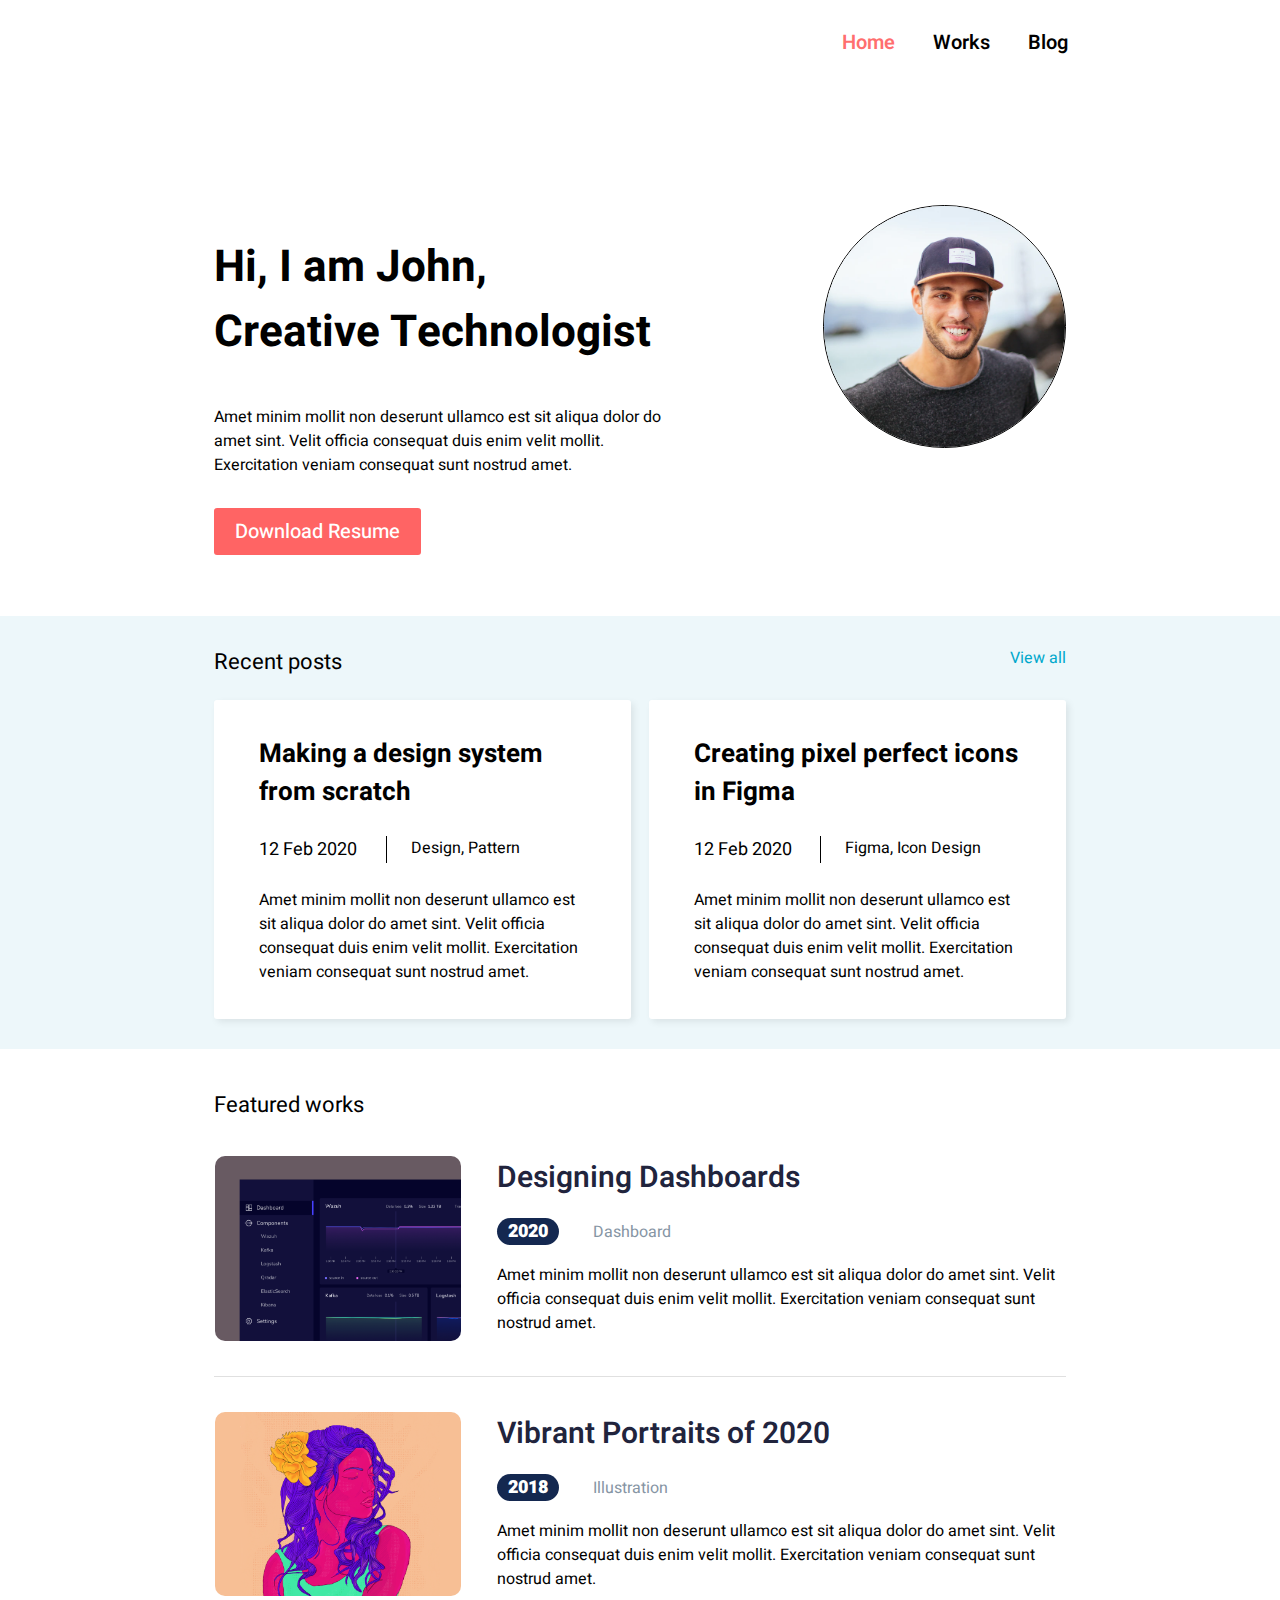
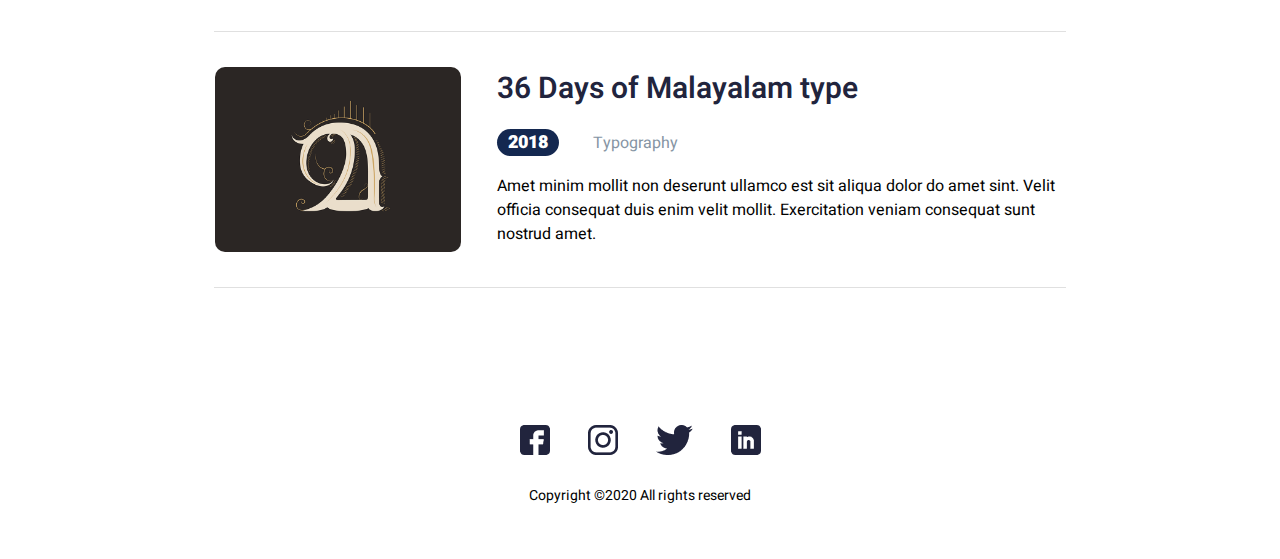
<file: index.html>
<!DOCTYPE html>
<html>

<head>
	<meta charset="UTF-8">
	<meta name="viewport" content="width=device-width, initial-scale=1.0">
	<link rel="icon" type="image/png" href="./img/Home/icon.png" />
	<link rel="stylesheet" href="css/style.css">
	<title>Hi, I am John</title>
</head>

<body>
	<header class="header">
		<div id="burger-menu" onclick="showMenu()">
			<div class="line"></div>
			<div class="line"></div>
			<div class="line"></div>
		</div>
		<div id="menuLinks" class="wrap-menu">
			<nav class="menu">
				<ul>
					<li><a class="active" href="./index.html">Home</a></li>
					<li><a href="./work.html">Works</a></li>
					<li><a href="./blog.html">Blog</a></li>
				</ul>
			</nav>
		</div>
	</header>

	<section class="main-john">
		<div class="wrap-john">
			<div class="info-john">
				<h1>Hi, I am John, Creative Technologist</h1>
				<p>Amet minim mollit non deserunt ullamco est sit aliqua dolor do amet sint. Velit officia
					consequat duis enim velit mollit. <span>Exercitation veniam consequat sunt nostrud amet.</span></p>
				<a href="/">Download Resume</a>
			</div>
			<div class="wrap-img">
				<div class="img-john">
					<img src="./img/Home/Men.png" alt="john">
				</div>
			</div>
		</div>
	</section>

	<section class="main-posts">
		<div class="wrap-posts">
			<div class="top-text">
				<h3>Recent posts</h3>
				<a href="/">View all</a>
			</div>
			<div class="posts">
				<div class="post">
					<div class="post-title">
						<h2>Making a design system from scratch</h2>
					</div>
					<div class="post-info">
						<span class="post-date">12 Feb 2020</span>
						<span class="post-name">Design, Pattern</span>
					</div>
					<div class="post-paragraph">
						<p>Amet minim mollit non deserunt ullamco est sit aliqua dolor do amet sint. Velit officia
							consequat duis enim velit mollit. <span>Exercitation veniam consequat sunt nostrud amet.</span></p>
					</div>
				</div>
				<div class="post">
					<div class="post-title">
						<h2>Creating pixel perfect icons in Figma</h2>
					</div>
					<div class="post-info">
						<span class="post-date">12 Feb 2020</span>
						<span class="post-name">Figma, Icon Design</span>
					</div>
					<div class="post-paragraph">
						<p>Amet minim mollit non deserunt ullamco est sit aliqua dolor do amet sint. Velit officia
							consequat duis enim velit mollit. <span>Exercitation veniam consequat sunt nostrud amet.</span></p>
					</div>
				</div>
			</div>
		</div>
	</section>

	<section class="main-work">
		<div class="wrap-works">
			<div class="top-text">
				<h3>Featured works</h3>
			</div>
			<div class="work">
				<div class="img-work">
					<div class="border-img">
						<img src="./img/Works/graph.png" alt="graph">
					</div>
				</div>
				<div class="work-text">
					<div class="title-work">
						<h2>Designing Dashboards</h2>
					</div>
					<div class="info-work">
						<span class="data">2020</span>
						<span class="title">Dashboard</span>
					</div>
					<div class="work-paragraph">
						<p>Amet minim mollit non deserunt ullamco est sit aliqua dolor do amet sint.
							Velit officia consequat duis enim velit mollit. Exercitation veniam consequat
							sunt nostrud amet.</p>
					</div>
				</div>
			</div>
			<div class="work">
				<div class="img-work">
					<div class="border-img">
						<img src="./img/Works/woman.png" alt="woman">
					</div>
				</div>
				<div class="work-text">
					<div class="title-work">
						<h2>Vibrant Portraits of 2020</h2>
					</div>
					<div class="info-work">
						<span class="data">2018</span>
						<span class="title">Illustration</span>
					</div>
					<div class="work-paragraph">
						<p>Amet minim mollit non deserunt ullamco est sit aliqua dolor do amet sint.
							Velit officia consequat duis enim velit mollit. Exercitation veniam consequat
							sunt nostrud amet.</p>
					</div>
				</div>
			</div>
			<div class="work">
				<div class="img-work">
					<div class="border-img">
						<img src="./img/Works/font.png" alt="font">
					</div>
				</div>
				<div class="work-text">
					<div class="title-work">
						<h2>36 Days of Malayalam type</h2>
					</div>
					<div class="info-work">
						<span class="data">2018</span>
						<span class="title">Typography</span>
					</div>
					<div class="work-paragraph">
						<p>Amet minim mollit non deserunt ullamco est sit aliqua dolor do amet sint.
							Velit officia consequat duis enim velit mollit. Exercitation veniam consequat
							sunt nostrud amet.</p>
					</div>
				</div>
			</div>
		</div>
	</section>

	<footer class="footer">
		<div class="wrap-info">
			<div class="social-media">
				<a href="/"><img src="./img/Home/fb.png" alt="FaceBook"></a>
				<a href="/"><img src="./img/Home/insta.png" alt="Insta"></a>
				<a href="/"><img src="./img/Home/Group.png" alt="Group"></a>
				<a href="/"><img src="./img/Home/Linkedin.png" alt="Linkedin"></a>
			</div>
			<div class="copyright">
				<span>Copyright ©2020 All rights reserved</span>
			</div>
		</div>
	</footer>
	<script src="js/script.js"></script>
</body>

</html>
</file>
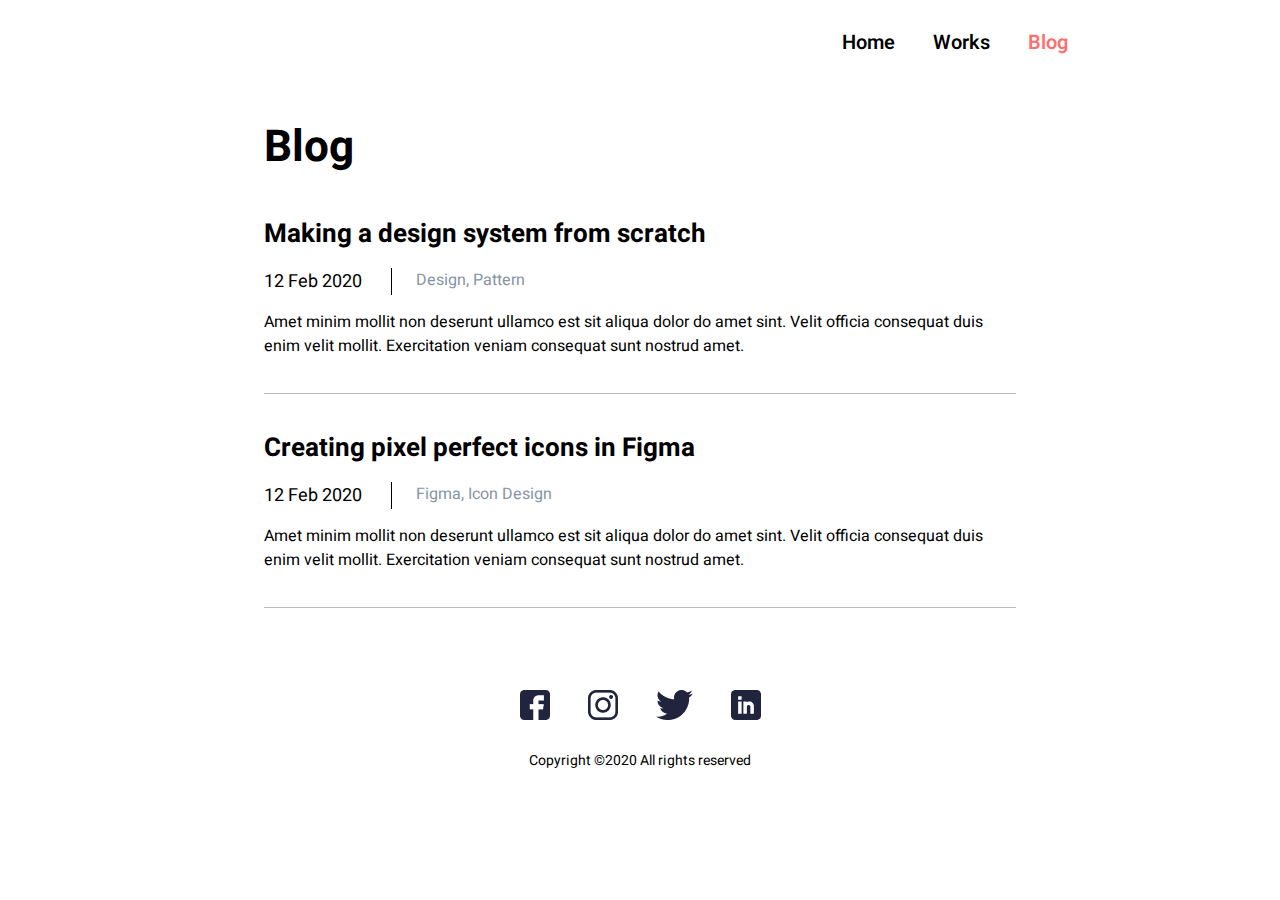
<file: blog.html>
<!DOCTYPE html>
<html>

<head>
	<meta charset="UTF-8">
	<meta name="viewport" content="width=device-width, initial-scale=1.0">
	<link rel="stylesheet" href="css/style.css">
	<title>Blog</title>
</head>

<body>
	<header class="header">
		<div id="burger-menu" onclick="showMenu()">
			<div class="line"></div>
			<div class="line"></div>
			<div class="line"></div>
		</div>
		<div id="menuLinks" class="wrap-menu">
			<nav class="menu">
				<ul>
					<li><a href="./index.html">Home</a></li>
					<li><a href="./work.html">Works</a></li>
					<li><a class="active" href="./blog.html">Blog</a></li>
				</ul>
			</nav>
		</div>
	</header>

	<section class="blog-page">
		<div class="wrap-posts">
			<div class="top-text">
				<h1>Blog</h1>
			</div>
			<div class="posts">
				<div class="post">
					<div class="post-title">
						<h2>Making a design system from scratch</h2>
					</div>
					<div class="post-info">
						<span class="post-date">12 Feb 2020</span>
						<span class="post-name">Design, Pattern</span>
					</div>
					<div class="post-paragraph">
						<p>Amet minim mollit non deserunt ullamco est sit aliqua dolor do amet sint. Velit officia
							consequat duis enim velit mollit. Exercitation veniam consequat sunt nostrud amet.</p>
					</div>
				</div>
				<div class="post">
					<div class="post-title">
						<h2>Creating pixel perfect icons in Figma</h2>
					</div>
					<div class="post-info">
						<span class="post-date">12 Feb 2020</span>
						<span class="post-name">Figma, Icon Design</span>
					</div>
					<div class="post-paragraph">
						<p>Amet minim mollit non deserunt ullamco est sit aliqua dolor do amet sint. Velit officia
							consequat duis enim velit mollit. Exercitation veniam consequat sunt nostrud amet.</p>
					</div>
				</div>
			</div>
		</div>
	</section>

	<footer class="footer">
		<div class="wrap-info">
			<div class="social-media">
				<a href="/"><img src="./img/Home/fb.png" alt="FaceBook"></a>
				<a href="/"><img src="./img/Home/insta.png" alt="Insta"></a>
				<a href="/"><img src="./img/Home/Group.png" alt="Group"></a>
				<a href="/"><img src="./img/Home/Linkedin.png" alt="Linkedin"></a>
			</div>
			<div class="copyright">
				<span>Copyright ©2020 All rights reserved</span>
			</div>
		</div>
	</footer>
	<script src="js/script.js"></script>
</body>

</html>
</file>
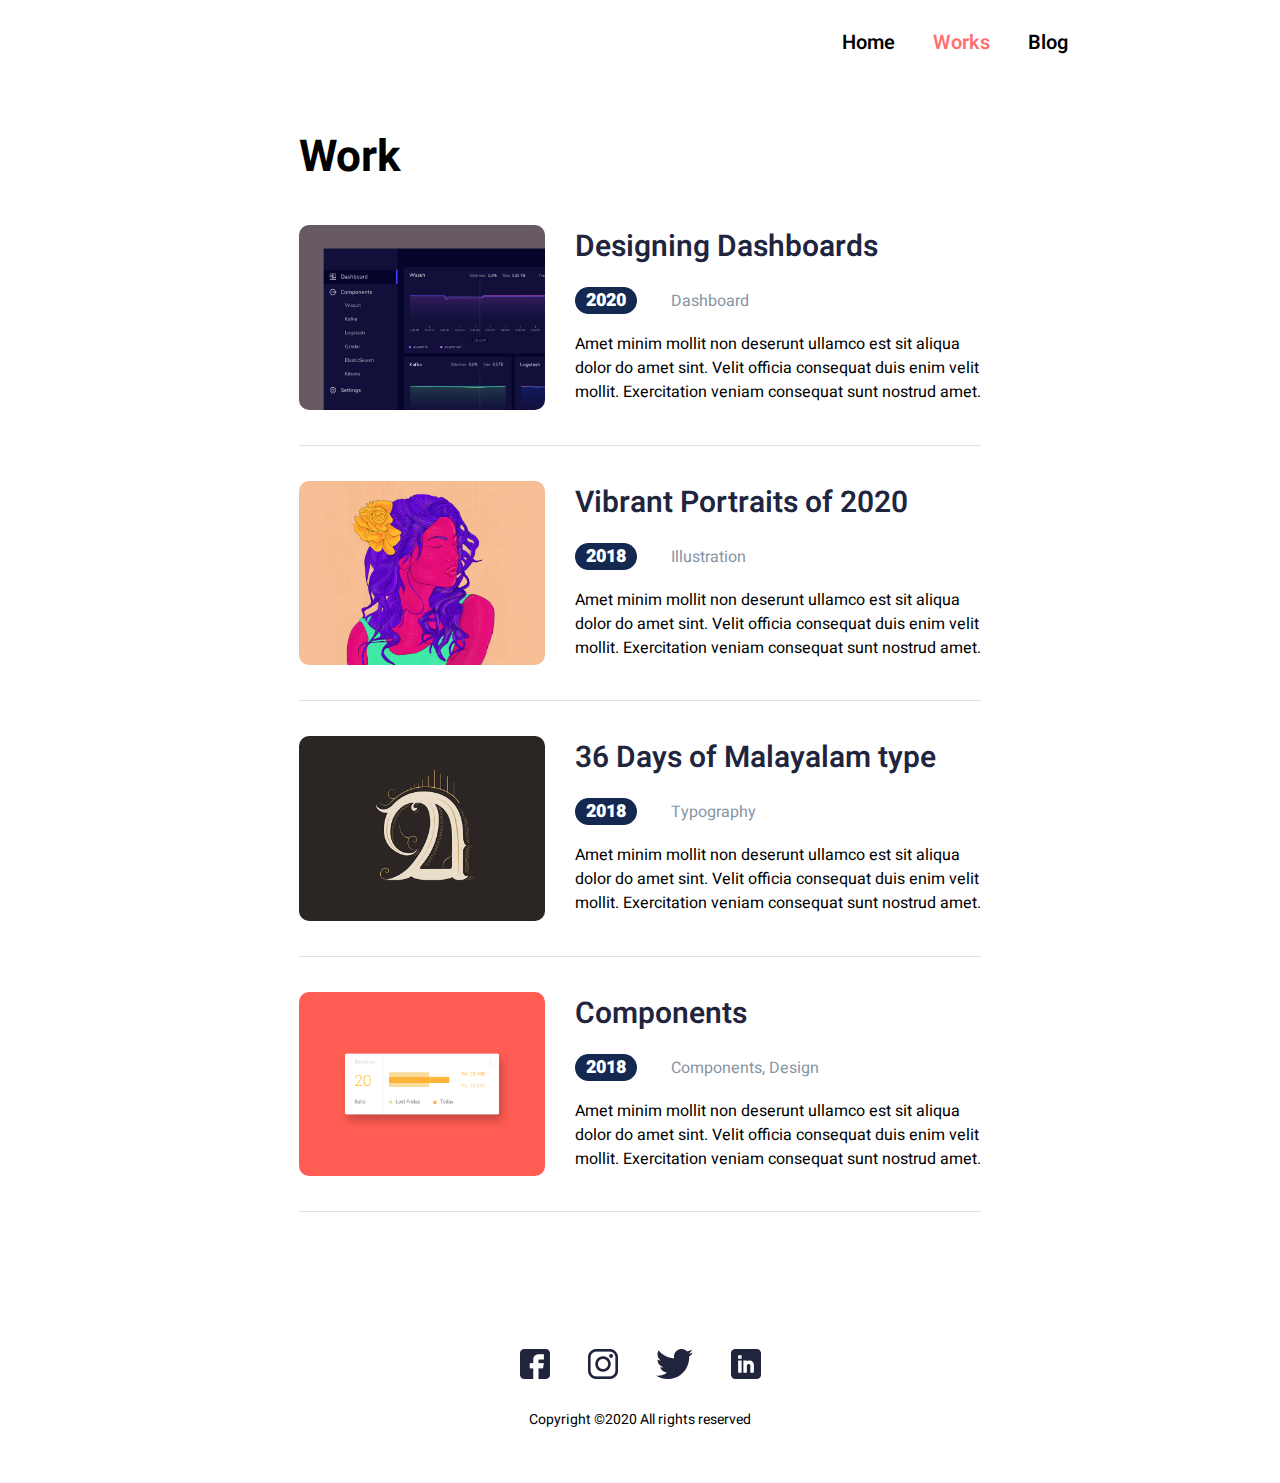
<file: work.html>
<!DOCTYPE html>
<html>

<head>
	<meta charset="UTF-8">
	<meta name="viewport" content="width=device-width, initial-scale=1.0">
	<link rel="stylesheet" href="css/style.css">
	<title>Work</title>
</head>

<body>
	<header class="header">
		<div id="burger-menu" onclick="showMenu()">
			<div class="line"></div>
			<div class="line"></div>
			<div class="line"></div>
		</div>
		<div id="menuLinks" class="wrap-menu">
			<nav class="menu">
				<ul>
					<li><a href="./index.html">Home</a></li>
					<li><a class="active" href="./work.html">Works</a></li>
					<li><a href="./blog.html">Blog</a></li>
				</ul>
			</nav>
		</div>
	</header>

	<section class="work-page">
		<div class="wrap-works">
			<div class="top-text">
				<h1>Work</h1>
			</div>
			<div class="work">
				<div class="img-work">
					<div class="border-img">
						<img src="./img/Works/graph.png" alt="graph">
					</div>
				</div>
				<div class="work-text">
					<div class="title-work">
						<h2>Designing Dashboards</h2>
					</div>
					<div class="info-work">
						<span class="data">2020</span>
						<span class="title">Dashboard</span>
					</div>
					<div class="work-paragraph">
						<p>Amet minim mollit non deserunt ullamco est sit aliqua dolor do amet sint.
							Velit officia consequat duis enim velit mollit. Exercitation veniam consequat
							sunt nostrud amet.</p>
					</div>
				</div>
			</div>
			<div class="work">
				<div class="img-work">
					<div class="border-img">
						<img src="./img/Works/woman.png" alt="woman">
					</div>
				</div>
				<div class="work-text">
					<div class="title-work">
						<h2>Vibrant Portraits of 2020</h2>
					</div>
					<div class="info-work">
						<span class="data">2018</span>
						<span class="title">Illustration</span>
					</div>
					<div class="work-paragraph">
						<p>Amet minim mollit non deserunt ullamco est sit aliqua dolor do amet sint.
							Velit officia consequat duis enim velit mollit. Exercitation veniam consequat
							sunt nostrud amet.</p>
					</div>
				</div>
			</div>
			<div class="work">
				<div class="img-work">
					<div class="border-img">
						<img src="./img/Works/font.png" alt="font">
					</div>
				</div>
				<div class="work-text">
					<div class="title-work">
						<h2>36 Days of Malayalam type</h2>
					</div>
					<div class="info-work">
						<span class="data">2018</span>
						<span class="title">Typography</span>
					</div>
					<div class="work-paragraph">
						<p>Amet minim mollit non deserunt ullamco est sit aliqua dolor do amet sint.
							Velit officia consequat duis enim velit mollit. Exercitation veniam consequat
							sunt nostrud amet.</p>
					</div>
				</div>
			</div>
			<div class="work">
				<div class="img-work">
					<div class="border-img">
						<img src="./img/Works/bookings.png" alt="bookings">
					</div>
				</div>
				<div class="work-text">
					<div class="title-work">
						<h2>Components</h2>
					</div>
					<div class="info-work">
						<span class="data">2018</span>
						<span class="title">Components, Design</span>
					</div>
					<div class="work-paragraph">
						<p>Amet minim mollit non deserunt ullamco est sit aliqua dolor do amet sint.
							Velit officia consequat duis enim velit mollit. Exercitation veniam consequat
							sunt nostrud amet.</p>
					</div>
				</div>
			</div>
		</div>
	</section>

	<footer class="footer">
		<div class="wrap-info">
			<div class="social-media">
				<a href="/"><img src="./img/Home/fb.png" alt="FaceBook"></a>
				<a href="/"><img src="./img/Home/insta.png" alt="Insta"></a>
				<a href="/"><img src="./img/Home/Group.png" alt="Group"></a>
				<a href="/"><img src="./img/Home/Linkedin.png" alt="Linkedin"></a>
			</div>
			<div class="copyright">
				<span>Copyright ©2020 All rights reserved</span>
			</div>
		</div>
	</footer>
	<script src="js/script.js"></script>
</body>

</html>
</file>
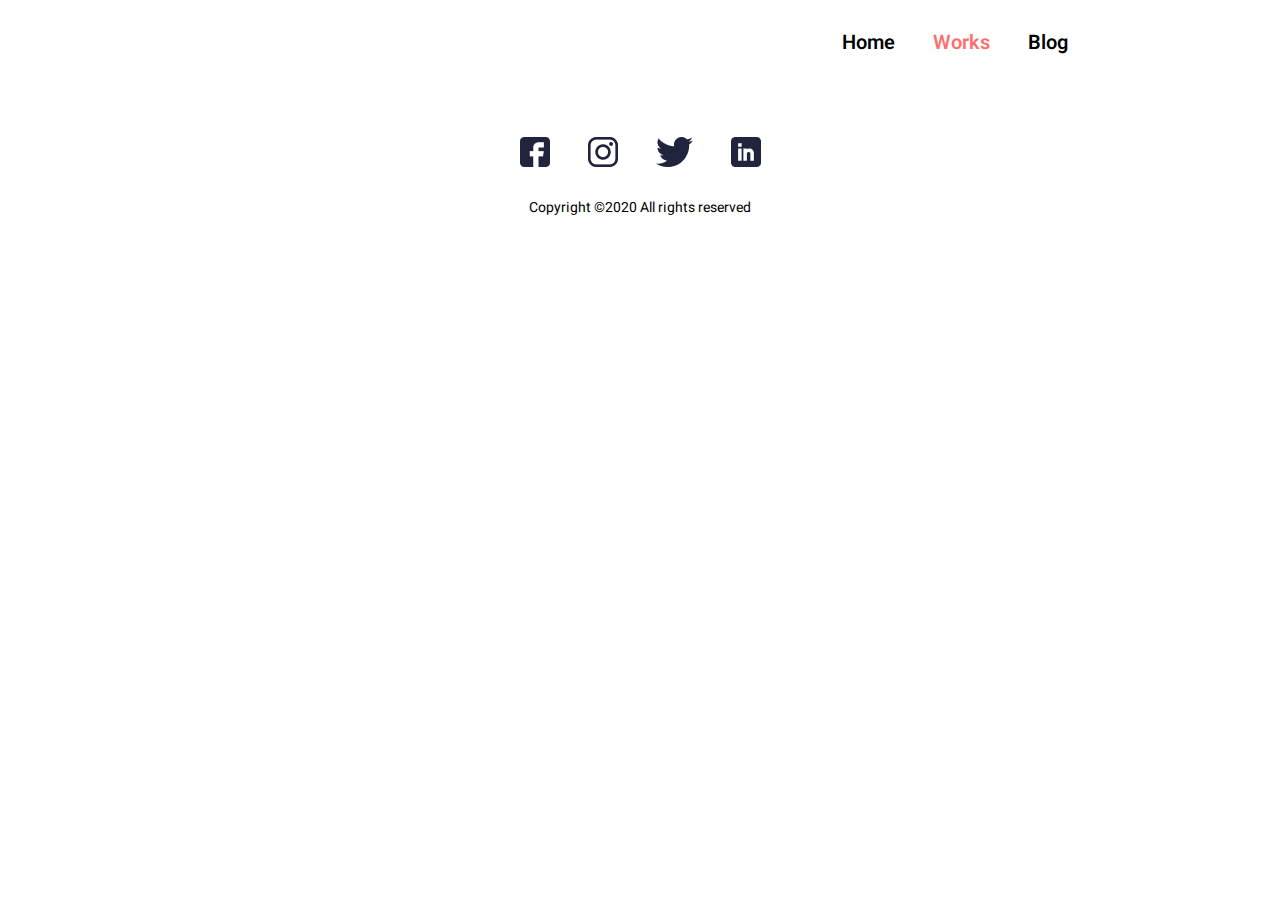
<file: workDetail.html>
<!DOCTYPE html>
<html>

<head>
	<meta charset="UTF-8">
	<meta name="viewport" content="width=device-width, initial-scale=1.0">
	<link rel="stylesheet" href="css/style.css">
	<title>Work Detail</title>
</head>

<body>
	<header class="header">
		<div id="burger-menu" onclick="showMenu()">
			<div class="line"></div>
			<div class="line"></div>
			<div class="line"></div>
		</div>
		<div id="menuLinks" class="wrap-menu">
			<nav class="menu">
				<ul>
					<li><a href="./index.html">Home</a></li>
					<li><a class="active" href="./work.html">Works</a></li>
					<li><a href="./blog.html">Blog</a></li>
				</ul>
			</nav>
		</div>
	</header>

	<section>
		
	</section>

	<footer class="footer">
		<div class="wrap-info">
			<div class="social-media">
				<a href="/"><img src="./img/Home/fb.png" alt="FaceBook"></a>
				<a href="/"><img src="./img/Home/insta.png" alt="Insta"></a>
				<a href="/"><img src="./img/Home/Group.png" alt="Group"></a>
				<a href="/"><img src="./img/Home/Linkedin.png" alt="Linkedin"></a>
			</div>
			<div class="copyright">
				<span>Copyright ©2020 All rights reserved</span>
			</div>
		</div>
	</footer>
	<script src="js/script.js"></script>
</body>

</html>
</file>
<file: css/style.css>
@import url("https://fonts.googleapis.com/css?family=Heebo:regular,500,700,900&display=swap");

*,
*::before,
*::after {
	padding: 0;
	margin: 0;
	border: 0;
	-moz-box-sizing: border-box;
	-webkit-box-sizing: border-box;
	box-sizing: border-box;
}

a {
	text-decoration: none;
}

ul,
ol,
li {
	list-style: none;
}

img {
	vertical-align: top;
}

h1,
h2,
h3,
h4,
h5,
h6 {
	font-weight: inherit;
	font-size: inherit;
}

h1 {
	font-size: 44px;
	font-weight: 700;
}

html,
body {
	padding: 0px;
	margin: 0px;
	font-family: 'Heebo';
	-moz-box-sizing: border-box;
	-webkit-box-sizing: border-box;
	box-sizing: border-box;
	background-color: #fff;
}

/* =======================================================
*
* 	HEADER 
*
* ======================================================= */

header .wrap-menu {
	max-width: 1152px;
	margin: 0 auto;
	padding: 28px 114px;
	text-align: right;
}

header nav.menu {}

header nav.menu ul {
	padding-left: 0px;
}

header nav.menu ul li {
	display: inline;
	margin-right: 34px;
}

header nav.menu ul li a {
	font-size: 20px;
	font-family: Heebo;
	font-weight: 600;
	transition: all .2s;
	color: #000;
}

header nav.menu ul li a:hover {
	text-shadow: 0px 2px 5px #0000007d;
}

header nav.menu ul li a.active {
	color: #FF6E6E;
}

/* =======================================================
*
* 	JOHN 
*
* ======================================================= */

section.main-john {}

.main-john .wrap-john {
	max-width: 1152px;
	margin: 0 auto;
	display: flex;
	padding: 120px 150px 70px 150px;
	flex-wrap: nowrap;
	justify-content: space-between;
	align-items: flex-start;
}

.wrap-john .info-john {
	flex-basis: 74%;
	padding-right: 162px;
}

.wrap-john .info-john h1 {
	margin-top: 30px;
}

.wrap-john .info-john p {
	font-size: 16px;
	font-weight: 400;
	padding: 40px 0px;
}

.wrap-john .info-john a {
	padding: 9px 21px;
	font-size: 20px;
	font-weight: 500;
	border-radius: 3px;
	color: #fff;
	background-color: #FF6464;
}

.wrap-john .wrap-img {
	flex-basis: 26%;
}

.wrap-john .wrap-img .img-john {
	width: 243px;
	height: 243px;
	border: 1px solid #000;
	border-radius: 150px;
	overflow: hidden;
}

.wrap-img .img-john img {
	max-width: 243px;
	position: relative;
	top: -70px;
}

/* =======================================================
*
* 	MAIN-PAGE POSTS 
*
* ======================================================= */

.main-posts .wrap-posts {
	max-width: 1152px;
	margin: 0 auto;
	padding: 30px 150px;
	display: flex;
	flex-wrap: wrap;
}

section.main-posts {
	background-color: #EDF7FA;
}

.main-posts .wrap-posts .top-text {
	flex-basis: 100%;
	display: flex;
	flex-wrap: nowrap;
	justify-content: space-between;
	align-items: flex-start;
}

.main-posts .top-text h3 {
	flex-basis: 50%;
	font-size: 22px;
}

.main-posts .top-text a {
	flex-basis: 50%;
	text-align: right;
	font-size: 16px;
	color: #00A8CC;
}

.main-posts .wrap-posts .posts {
	margin-top: 22px;
	display: flex;
	justify-content: space-between;
	align-items: flex-start;
}

.main-posts .posts .post {
	flex-basis: 49%;
	padding: 35px 45px;
	border-radius: 3px;
	background-color: #fff;
	box-shadow: 3px 3px 7px #00000014;
}

.main-posts .post .post-title h2 {
	font-size: 26px;
	font-weight: 700;
}

.main-posts .post .post-info {
	display: flex;
	flex-wrap: nowrap;
	padding: 25px 0px;
}

.main-posts .post-info span.post-date {
	flex-basis: 39%;
	border-right: 1px solid;
	font-size: 18px;
}

.main-posts .post-info span.post-name {
	flex-basis: 61%;
	padding-left: 24px;
}

/* =======================================================
*
* 	MAIN-PAGE WORKS 
*
* ======================================================= */

.main-work .wrap-works {
	max-width: 1152px;
	margin: 0 auto;
	padding: 40px 150px 85px 150px;
	display: flex;
	flex-wrap: wrap;
}

.main-work .wrap-works .top-text {
	flex-basis: 100%;
}

.main-work .top-text h3 {
	font-size: 22px;
}

.main-work .wrap-works .work {
	flex-basis: 100%;
	display: flex;
	flex-wrap: nowrap;
	justify-content: flex-start;
	padding: 35px 0px;
	border-bottom: 1px solid #E0E0E0;
}

.main-work .img-work .border-img {
	width: 246px;
	margin: auto;
	border-radius: 10px;
	overflow: hidden;
}

.main-work .work .img-work img {
	max-width: 246px;
}

.main-work .work .work-text {
	flex-basis: 71%;
	padding-left: 36px;
}

.main-work .work-text .title-work h2 {
	font-size: 30px;
	font-weight: 600;
	color: #21243D;
}

.main-work .work-text .info-work {
	padding: 18px 0px;
}

.main-work .info-work span.data {
	padding: 0px 11px;
	border-radius: 17px;
	font-size: 18px;
	font-weight: 900;
	color: #fff;
	background-color: #142850;
}

.main-work .info-work span.title {
	padding: 0px 30px;
	color: #8695A4;
}

.main-work .work .img-work {
	flex-basis: 29%;
}

/* =======================================================
*
* 	WORK-PAGE
*
* ======================================================= */


.work-page .wrap-works {
	max-width: 1152px;
	margin: 0 auto;
	padding: 40px 235px 85px 235px;
	display: flex;
	flex-wrap: wrap;
}

.work-page .wrap-works .top-text {
	flex-basis: 100%;
}

.work-page .top-text h3 {
	font-size: 22px;
}

.work-page .wrap-works .work {
	flex-basis: 100%;
	display: flex;
	flex-wrap: nowrap;
	justify-content: flex-start;
	padding: 35px 0px;
	border-bottom: 1px solid #E0E0E0;
}

.work-page .img-work .border-img {
	width: 100%;
	border-radius: 10px;
	overflow: hidden;
}

.work-page .work .img-work img {
	max-width: 246px;
}

.work-page .work .work-text {
	flex-basis: 71%;
	padding-left: 30px;
}

.work-page .work-text .title-work h2 {
	font-size: 30px;
	font-weight: 600;
	color: #21243D;
}

.work-page .work-text .info-work {
	padding: 18px 0px;
}

.work-page .info-work span.data {
	padding: 0px 11px;
	border-radius: 17px;
	font-size: 18px;
	font-weight: 900;
	color: #fff;
	background-color: #142850;
}

.work-page .info-work span.title {
	padding: 0px 30px;
	color: #8695A4;
}

.work-page .work .img-work {
	flex-basis: 29%;
}

/* =======================================================
*
* 	BLOG-PAGE
*
* ======================================================= */

.blog-page .wrap-posts {
	max-width: 1152px;
	margin: 0 auto;
	padding: 30px 200px;
}

section.blog-page {}

.blog-page .wrap-posts .top-text {
	width: 100%;
}

.blog-page .top-text h3 {
	flex-basis: 50%;
	font-size: 22px;
}

.blog-page .top-text a {
	flex-basis: 50%;
	text-align: right;
	font-size: 16px;
	color: #00A8CC;
}

.blog-page .wrap-posts .posts {
	width: 100%;
}

.blog-page .posts .post {
	padding: 35px 0px;
	background-color: #fff;
	border-bottom: 1px solid #bbb;
}

.blog-page .post .post-title h2 {
	font-size: 26px;
	font-weight: 700;
}

.blog-page .post .post-info {
	display: flex;
	flex-wrap: nowrap;
	padding: 15px 0px;
}

.blog-page .post-info span.post-date {
	flex-basis: 17%;
	border-right: 1px solid;
	font-size: 18px;
}

.blog-page .post-info span.post-name {
	flex-basis: 61%;
	padding-left: 24px;
	color: #8695a4;
}

/* =======================================================
*
* 	FOOTER 
*
* ======================================================= */

footer .wrap-info {
	display: flex;
	padding: 52px 148px;
	flex-wrap: wrap;
}

footer .wrap-info .social-media {
	flex-basis: 100%;
	text-align: center;
	margin-bottom: 28px;
}

footer .wrap-info .social-media a {
	margin: 0px 17px;
}

footer .wrap-info .copyright {
	flex-basis: 100%;
	text-align: center;
}

footer .wrap-info .copyright span {
	font-size: 14px;
	font-weight: 400;
}

/* =======================================================
*
* 	MEDIA QUERIES
*
* ======================================================= */

@media (max-width: 960px) {

	/* MAIN JOHN */

	.main-john .wrap-john {
		padding: 90px 30px;
		flex-wrap: wrap;
		justify-content: space-between;
		align-items: center;
		flex-direction: column-reverse;
		text-align: center;
	}

	.wrap-john .info-john {
		flex-basis: 100%;
		padding-right: 0px;
	}


	/* MAIN POSTS */


	.main-posts .wrap-posts {
		padding: 30px 30px;
	}

	.main-posts .wrap-posts .top-text {
		display: block;
		text-align: center;
	}

	.main-posts .post .post-title h2 {
		font-size: 22px;
	}

	.main-posts .top-text a {
		display: none;
	}

	.main-posts .wrap-posts .posts {
		flex-wrap: wrap;
		max-width: 490px;
		margin: 0 auto;
	}

	.main-posts .posts .post {
		flex-basis: 100%;
		margin: 15px 0px;
		padding: 20px;
	}

	.main-posts .post .post-info {
		max-width: 275px;
	}

	.main-posts .post-info span.post-date {
		flex-basis: 42%;
	}

	.main-posts .post-info span.post-name {
		flex-basis: 58%;
		padding-left: 18px;
	}

	.main-posts .post .post-paragraph span {
		display: block;
	}


	/* MAIN WORKS */


	.main-work .wrap-works {
		max-width: 375px;
		padding: 90px 30px;
	}

	.main-work .wrap-works .top-text {
		text-align: center;
	}

	.main-work .wrap-works .work {
		display: flex;
		flex-wrap: wrap;
		padding: 30px 0px;
		justify-content: center;
	}

	.main-work .work .img-work {
		flex-basis: 100%;
	}

	.main-work .img-work .border-img {
		width: 318px;
	}

	.main-work .work .work-text {
		flex-basis: 100%;
		padding-left: unset;
		margin-top: 20px;
	}

	.main-work .work .img-work img {
		max-width: 318px;
	}

	footer .wrap-info {
		padding: 50px 70px;
		text-align: center;
	}

	footer .wrap-info .social-media a {
		margin: 0px 10px;
	}


	/* BLOG-PAGE */


	.blog-page .wrap-posts {
		padding: 150px 20px;
	}

	.blog-page .post .post-info {
		max-width: 275px;
	}

	.blog-page .post-info span.post-date {
		flex-basis: 45%;
	}

	.blog-page .post-info span.post-name {
		flex-basis: 55%;
	}


	/* PAGE-WORK */


	.work-page .wrap-works {
		max-width: 375px;
		padding: 150px 20px;
	}

	.work-page .wrap-works .work {
		flex-wrap: wrap;
		justify-content: flex-start;
	}

	.work-page .work .img-work {
		flex-basis: 100%;
	}

	.work-page .work .work-text {
		flex-basis: 100%;
		padding-left: unset;
	}
	
	.work-page .work-text .title-work{
		margin: 20px 0px;
	}

	.work-page .work-text .info-work {
		padding: 0px 0px 18px 0px;
	}

	.work-page .work .img-work img {
		max-width: 335px;
	}

}

@media (max-width: 540px) {

	#burger-menu {
		width: 70px;
		height: 70px;
		position: fixed;
		top: 10px;
		right: 20px;
		z-index: 99;
	}

	header #burger-menu .line {
		width: 70px;
		height: 8px;
		border-radius: 10px;
		background-color: #000;
		transition: all .3s;
	}

	header #burger-menu .line:nth-child(1) {
		transform: translate(0px, 14px) rotate(0deg);
	}

	header #burger-menu .line:nth-child(2) {
		transform: translate(0px, 24px) rotate(0deg);
	}

	header #burger-menu .line:nth-child(3) {
		transform: translate(0px, 34px) rotate(0deg);
	}

	header .show .line:nth-child(1) {
		transform: translate(0px, 31px) rotate(-45deg) !important;
	}

	header .show .line:nth-child(2) {
		transform: translate(0px, 23px) rotate(-45deg) !important;
	}

	header .show .line:nth-child(3) {
		transform: translate(0px, 14px) rotate(45deg) !important;
	}

	header .wrap-menu {
		top: -300px;
		position: fixed;
		width: 100%;
		height: 100%;
		max-height: 400px;
		z-index: 10;
		transition: all .3s;
	}

	header .wrap-menu.show {
		top: 0;
		background-color: #ffffffed;
	}

	header nav.menu {
		text-align: center;
	}

	header nav.menu ul li {
		display: inherit;
		margin: 40px 0px;
	}

	header nav.menu ul li a {
		font-size: 30px;
	}

}

@media (max-width: 375px) {

	.main-work .top-text h3 {
		text-align: center;
	}

}
</file>
